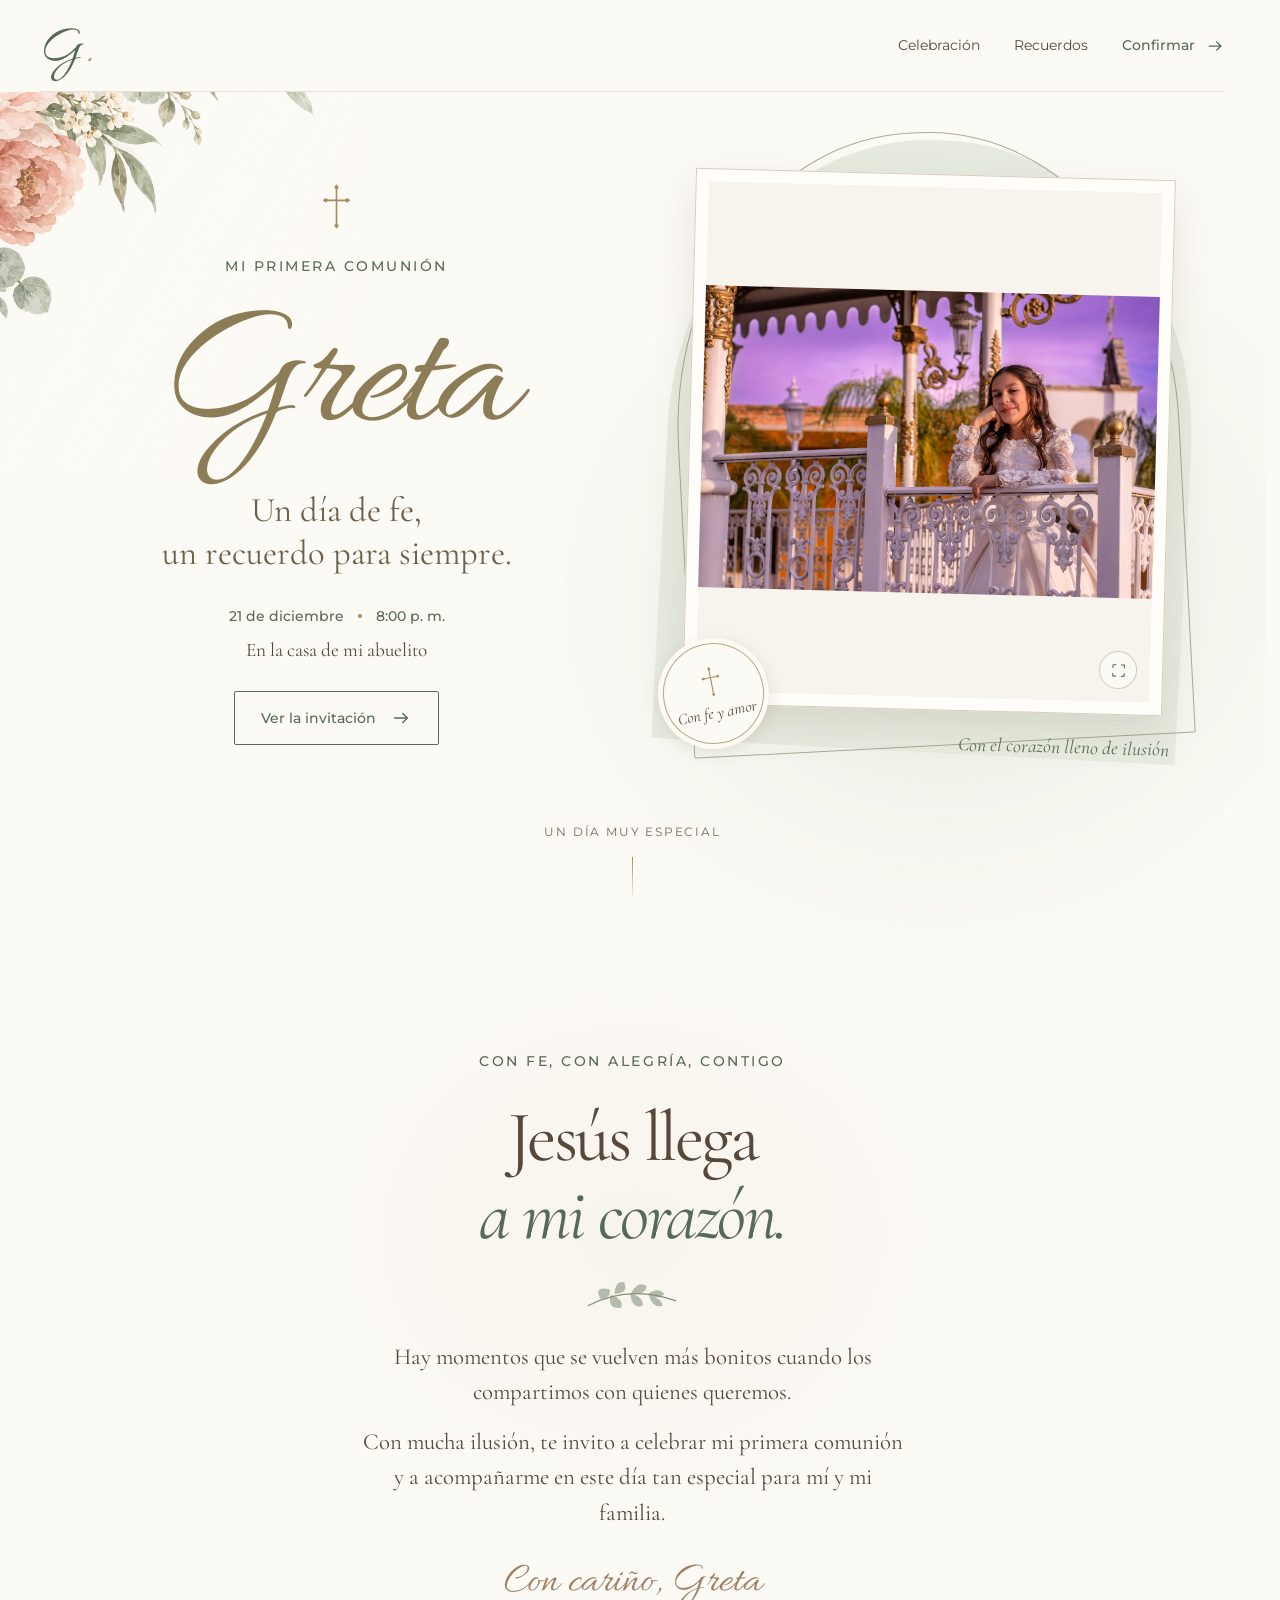
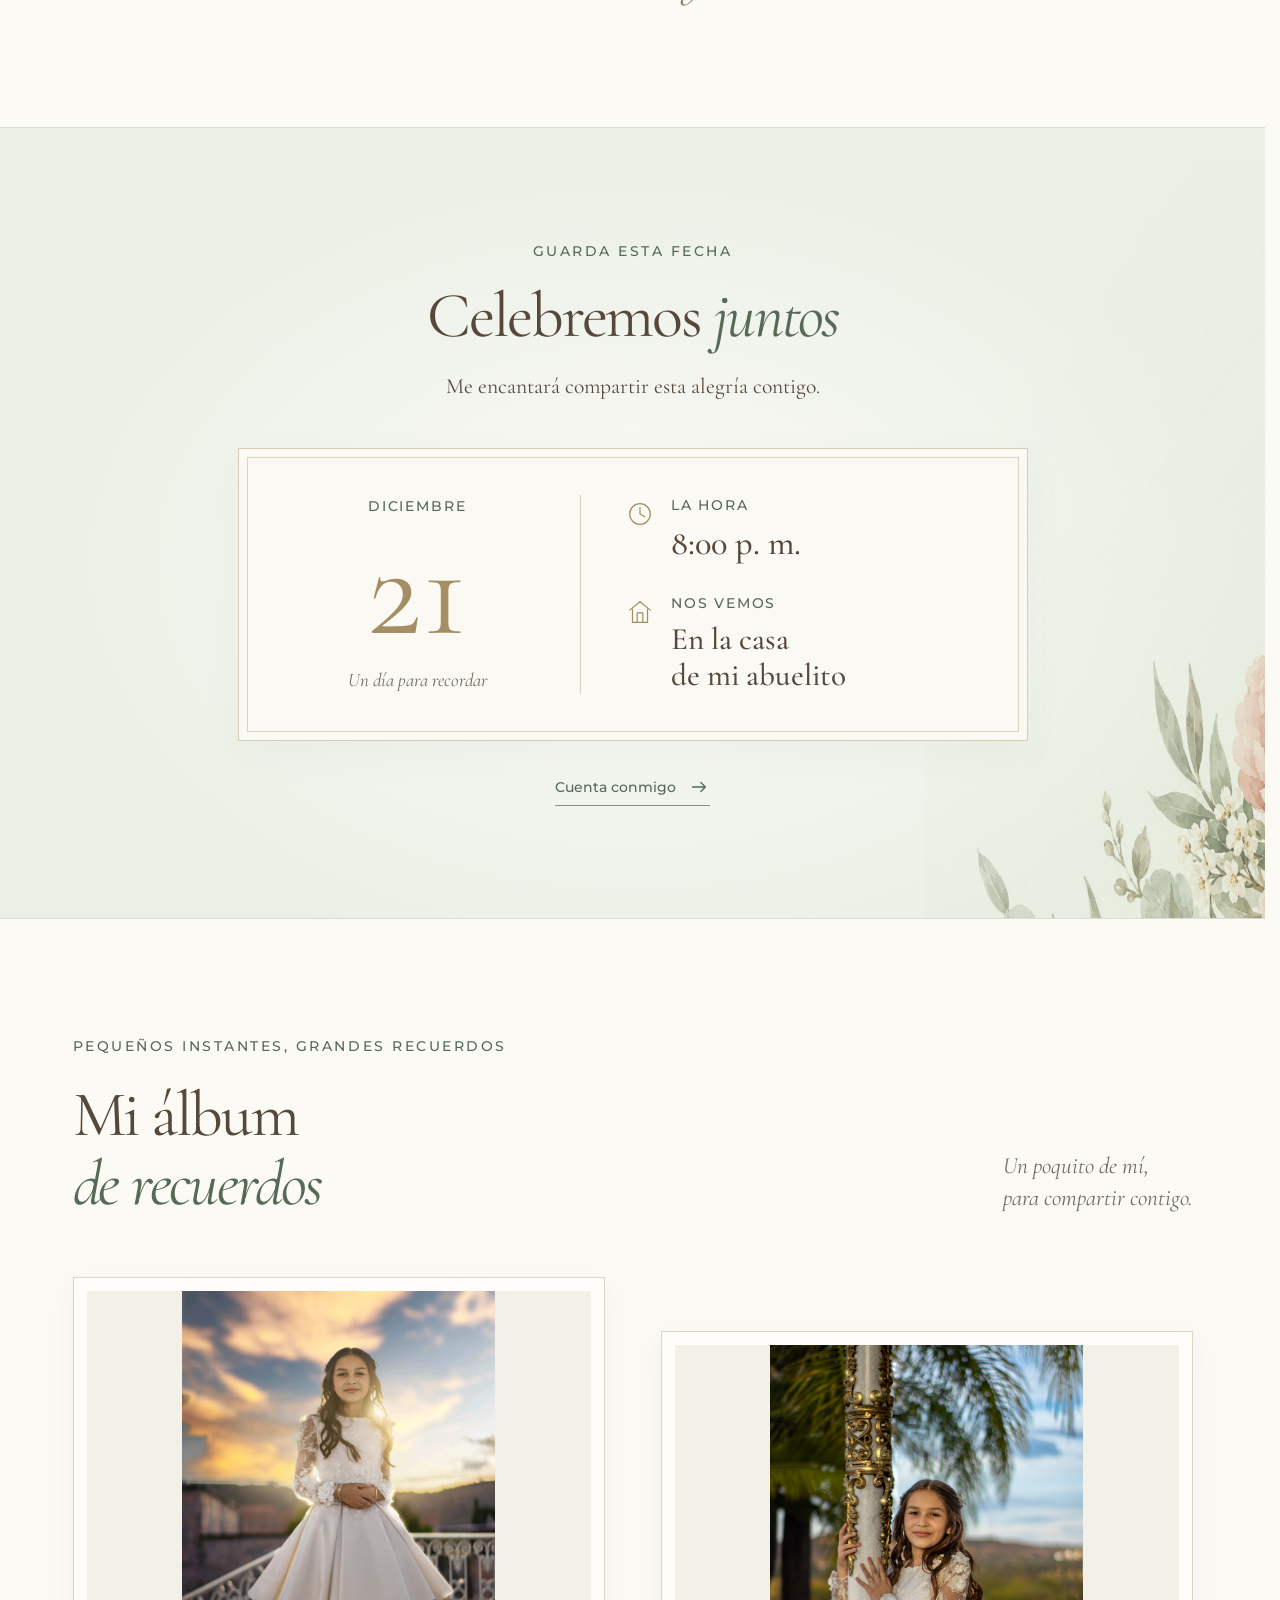
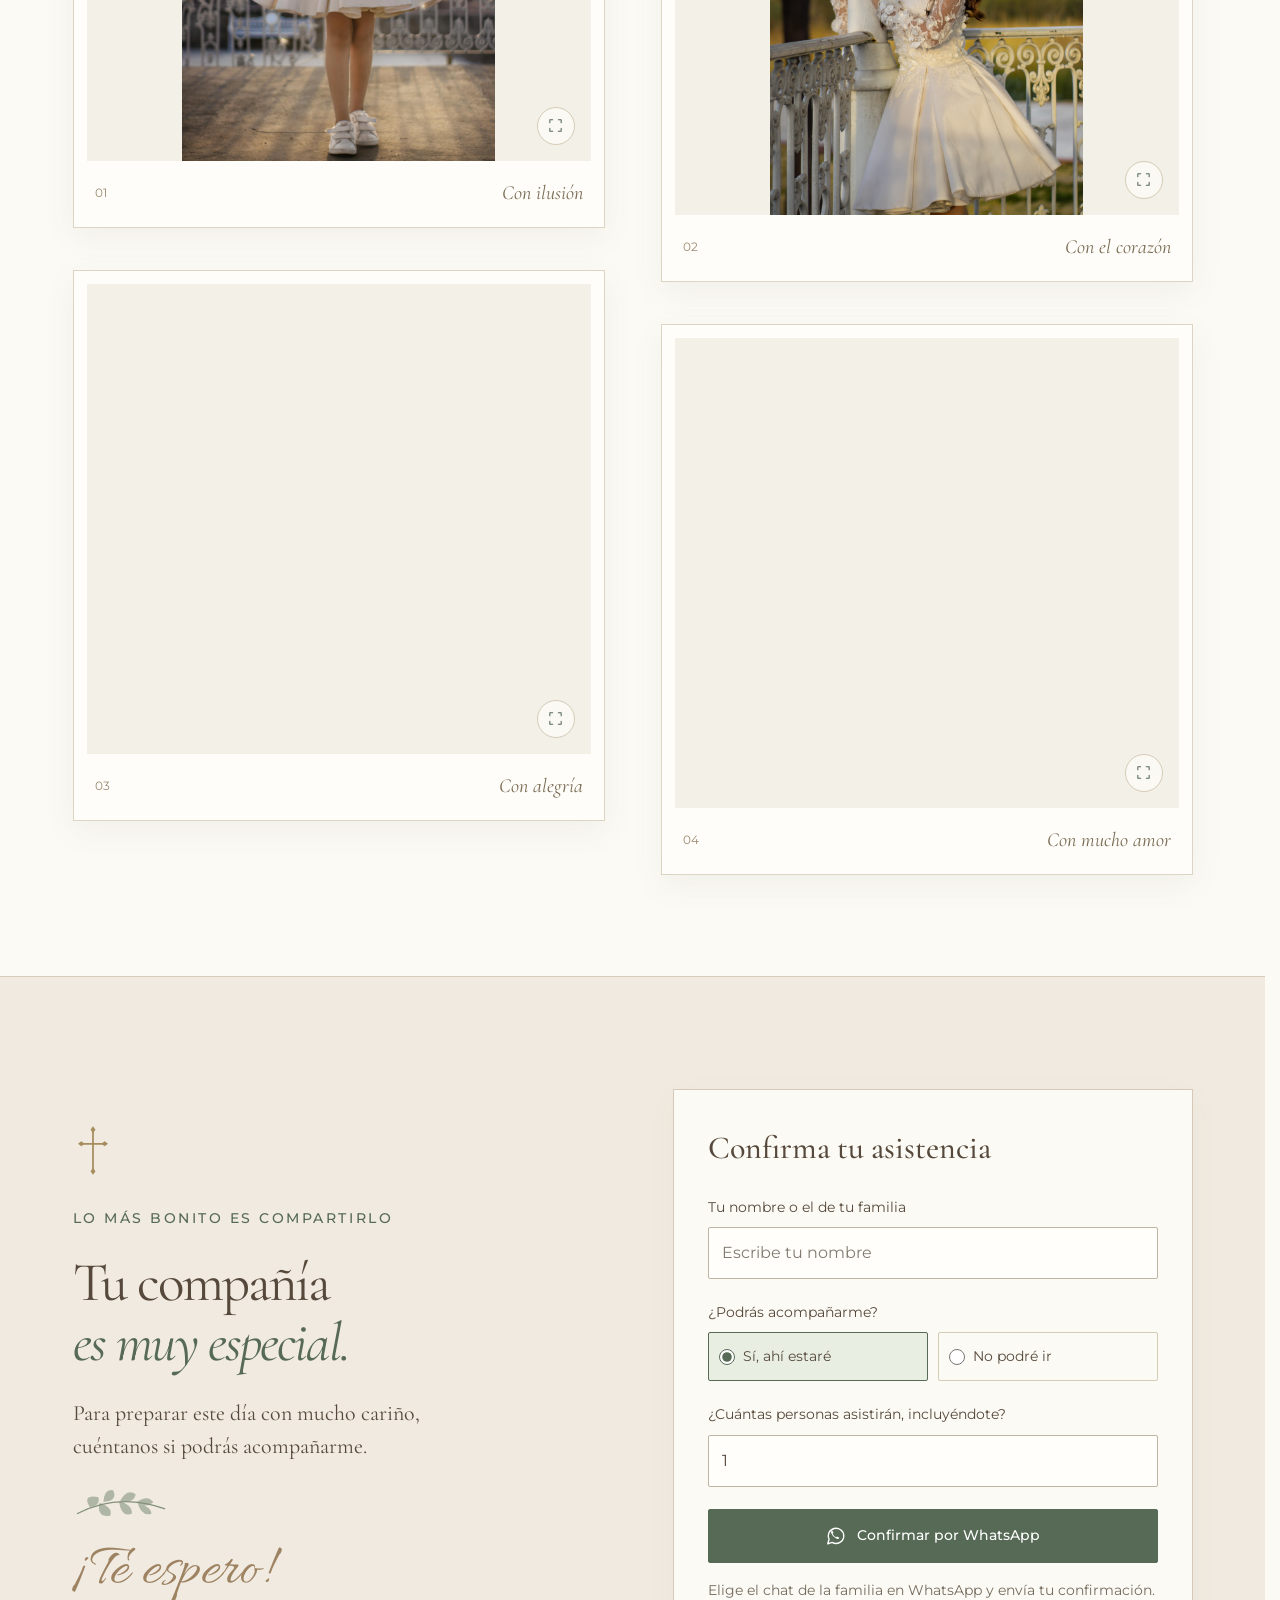
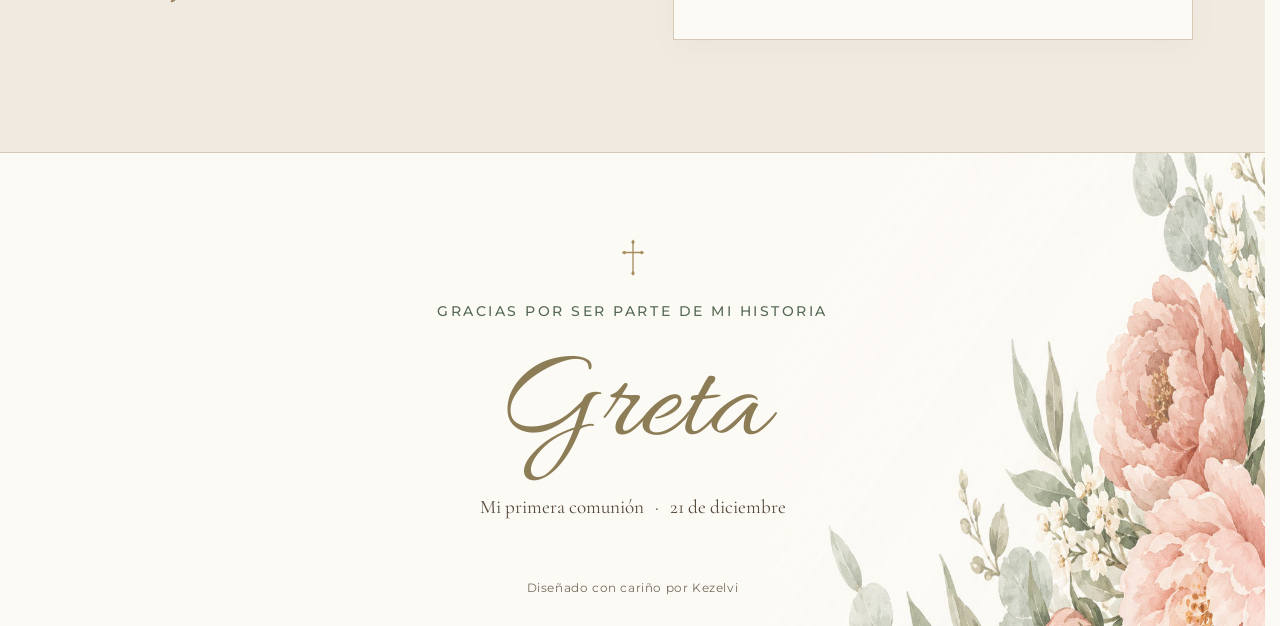
<file: comunion.greta/index.html>
<!DOCTYPE html>
<html lang="es">
<head>
  <meta charset="UTF-8">
  <meta name="viewport" content="width=device-width, initial-scale=1">
  <meta name="theme-color" content="#fcfaf5">
  <title>Greta · Mi primera comunión</title>
  <meta name="description" content="Acompáñame a celebrar mi primera comunión. 21 de diciembre, 8:00 p. m., en la casa de mi abuelito. Con cariño, Greta.">
  <link rel="canonical" href="https://kezinvites.site/comunion.greta/">
  <meta property="og:type" content="website">
  <meta property="og:locale" content="es_MX">
  <meta property="og:title" content="Greta · Mi primera comunión">
  <meta property="og:description" content="21 de diciembre · 8:00 p. m. · En la casa de mi abuelito. ¡Te espero!">
  <meta property="og:url" content="https://kezinvites.site/comunion.greta/">
  <meta property="og:image" content="https://kezinvites.site/comunion.greta/banner-whatsapp.jpg">
  <meta property="og:image:secure_url" content="https://kezinvites.site/comunion.greta/banner-whatsapp.jpg">
  <meta property="og:image:type" content="image/jpeg">
  <meta property="og:image:width" content="1200">
  <meta property="og:image:height" content="628">
  <meta property="og:image:alt" content="Greta, mi primera comunión. Flores rosas y hojas de salvia. 21 de diciembre a las 8:00 p. m., en la casa de mi abuelito.">
  <meta name="twitter:card" content="summary_large_image">
  <meta name="twitter:title" content="Greta · Mi primera comunión">
  <meta name="twitter:description" content="21 de diciembre · 8:00 p. m. · En la casa de mi abuelito.">
  <meta name="twitter:image" content="https://kezinvites.site/comunion.greta/banner-whatsapp.jpg">
  <meta name="twitter:image:alt" content="Invitación floral a la primera comunión de Greta">
  <link rel="icon" type="image/svg+xml" href="./favicon.svg">
  <link rel="preconnect" href="https://fonts.googleapis.com">
  <link rel="preconnect" href="https://fonts.gstatic.com" crossorigin>
  <link href="https://fonts.googleapis.com/css2?family=Allura&family=Cormorant+Garamond:ital,wght@0,400;0,500;0,600;1,400;1,500&family=Montserrat:wght@400;500;600&display=swap" rel="stylesheet">
  <link rel="stylesheet" href="./styles.css">
  <script src="./invitacion.js" defer></script>
</head>
<body>
  <a class="skip-link" href="#invitacion">Ir a la invitación</a>
  <svg class="svg-definitions" xmlns="http://www.w3.org/2000/svg" aria-hidden="true">
    <defs>
      <symbol id="icon-cross" viewBox="0 0 48 64">
        <path d="M24 7v50M10 24h28" fill="none" stroke="currentColor" stroke-width="2.1" stroke-linecap="round"/>
        <path d="m24 3 3 4-3 4-3-4ZM6 24l4-3 4 3-4 3Zm28 0 4-3 4 3-4 3ZM24 53l3 4-3 4-3-4Z" fill="currentColor"/>
      </symbol>
      <symbol id="icon-arrow" viewBox="0 0 24 24">
        <path d="M5 12h14m-5-5 5 5-5 5" fill="none" stroke="currentColor" stroke-width="1.5" stroke-linecap="round" stroke-linejoin="round"/>
      </symbol>
      <symbol id="icon-home" viewBox="0 0 32 32">
        <path d="M5 14 16 5l11 9M8 13v14h16V13M13 27V17h6v10" fill="none" stroke="currentColor" stroke-width="1.3" stroke-linecap="round" stroke-linejoin="round"/>
      </symbol>
      <symbol id="icon-clock" viewBox="0 0 32 32">
        <circle cx="16" cy="16" r="11" fill="none" stroke="currentColor" stroke-width="1.3"/>
        <path d="M16 9v7l5 3" fill="none" stroke="currentColor" stroke-width="1.3" stroke-linecap="round"/>
      </symbol>
      <symbol id="icon-leaves" viewBox="0 0 100 40">
        <path d="M4 29Q46 7 94 24" fill="none" stroke="currentColor" stroke-width="1.2"/>
        <path d="M17 22Q9 9 26 12Q28 21 17 22M31 17Q32 3 41 5Q46 16 31 17M48 16Q55 3 64 9Q62 19 48 16M65 17Q76 9 82 17Q75 24 65 17M27 18Q24 33 38 31Q41 22 27 18M47 16Q49 33 60 29Q61 20 47 16M66 18Q70 32 80 29Q80 22 66 18" fill="currentColor" opacity=".58"/>
      </symbol>
      <symbol id="icon-whatsapp" viewBox="0 0 24 24">
        <path d="M20.5 11.6a8.5 8.5 0 0 1-12.7 7.4L3 20.5l1.4-4.7a8.5 8.5 0 1 1 16.1-4.2Z" fill="none" stroke="currentColor" stroke-width="1.5" stroke-linecap="round" stroke-linejoin="round"/>
        <path d="m8.1 7.5 1.5 2.6-1 1.2a7.5 7.5 0 0 0 4 4l1.2-1 2.6 1.5c-.5 1.6-2 1.7-3.7 1A10.8 10.8 0 0 1 7.2 11c-.7-1.5-.5-3 .9-3.5Z" fill="currentColor" transform="translate(.2 -1) scale(.94)"/>
      </symbol>
      <symbol id="icon-expand" viewBox="0 0 24 24">
        <path d="M8 4H4v4m12-4h4v4M4 16v4h4m12-4v4h-4" fill="none" stroke="currentColor" stroke-width="1.5" stroke-linecap="round" stroke-linejoin="round"/>
      </symbol>
    </defs>
  </svg>

  <header class="site-header">
    <a class="signature" href="#inicio" aria-label="Greta, inicio">G<span class="signature-dot">.</span></a>
    <nav aria-label="Secciones de la invitación">
      <a href="#celebracion">Celebración</a>
      <a href="#recuerdos">Recuerdos</a>
      <a href="#confirmar" class="nav-confirm">Confirmar <svg aria-hidden="true"><use href="#icon-arrow"/></svg></a>
    </nav>
  </header>

  <main id="invitacion">
    <section id="inicio" class="hero" aria-labelledby="hero-title">
      <img class="floral hero-floral" src="./flores-acuarela.jpg" alt="" width="960" height="960" aria-hidden="true">
      <div class="hero-wash" aria-hidden="true"></div>
      <div class="hero-inner page-width">
        <div class="hero-copy">
          <svg class="cross hero-cross" aria-hidden="true"><use href="#icon-cross"/></svg>
          <p class="eyebrow">Mi primera comunión</p>
          <h1 id="hero-title">Greta</h1>
          <p class="hero-intro">Un día de fe,<br>un recuerdo para siempre.</p>
          <div class="hero-date" aria-label="21 de diciembre, 8:00 de la noche">
            <span>21 de diciembre</span><span class="date-dot" aria-hidden="true"></span><span>8:00 p. m.</span>
          </div>
          <p class="hero-location">En la casa de mi abuelito</p>
          <a class="button button-outline hero-button" href="#celebracion">Ver la invitación <svg aria-hidden="true"><use href="#icon-arrow"/></svg></a>
        </div>

        <div class="hero-portrait">
          <div class="portrait-halo" aria-hidden="true"></div>
          <div class="portrait-ring" aria-hidden="true"></div>
          <a class="portrait-frame photo-link" href="./IMG_4190_editada.jpg" data-photo="0" aria-label="Ampliar fotografía de Greta">
            <img src="./IMG_4190_editada.jpg" alt="Greta" fetchpriority="high" decoding="async">
            <span class="photo-expand" aria-hidden="true"><svg><use href="#icon-expand"/></svg></span>
          </a>
          <div class="portrait-seal" aria-hidden="true"><svg class="cross"><use href="#icon-cross"/></svg><span>Con fe y amor</span></div>
          <p class="portrait-note">Con el corazón lleno de ilusión</p>
        </div>
      </div>
      <a class="scroll-note" href="#mensaje"><span>Un día muy especial</span><span class="scroll-line" aria-hidden="true"></span></a>
    </section>

    <section id="mensaje" class="message-section section-space" aria-labelledby="message-title">
      <div class="message-wash" aria-hidden="true"></div>
      <div class="message-inner reveal">
        <p class="eyebrow">Con fe, con alegría, contigo</p>
        <h2 id="message-title">Jesús llega<br><em>a mi corazón.</em></h2>
        <svg class="leaf-divider" aria-hidden="true"><use href="#icon-leaves"/></svg>
        <p class="message-text">Hay momentos que se vuelven más bonitos cuando los compartimos con quienes queremos.</p>
        <p class="message-text">Con mucha ilusión, te invito a celebrar mi primera comunión y a acompañarme en este día tan especial para mí y mi familia.</p>
        <p class="handwritten message-sign">Con cariño, Greta</p>
      </div>
    </section>

    <section id="celebracion" class="event-section section-space" aria-labelledby="event-title">
      <img class="floral event-floral" src="./flores-acuarela.jpg" alt="" width="960" height="960" loading="lazy" aria-hidden="true">
      <div class="page-width event-inner">
        <div class="section-heading reveal">
          <p class="eyebrow">Guarda esta fecha</p>
          <h2 id="event-title">Celebremos <em>juntos</em></h2>
          <p>Me encantará compartir esta alegría contigo.</p>
        </div>
        <div class="event-card reveal">
          <div class="event-card-border" aria-hidden="true"></div>
          <div class="event-date-block">
            <span class="event-small-label">Diciembre</span>
            <span class="event-day">21</span>
            <span class="event-date-caption">Un día para recordar</span>
          </div>
          <div class="event-details">
            <div class="event-detail">
              <svg class="detail-icon" aria-hidden="true"><use href="#icon-clock"/></svg>
              <div><p class="event-small-label">La hora</p><p class="event-value"><time datetime="20:00">8:00 p. m.</time></p></div>
            </div>
            <div class="event-detail">
              <svg class="detail-icon" aria-hidden="true"><use href="#icon-home"/></svg>
              <div><p class="event-small-label">Nos vemos</p><p class="event-value event-place">En la casa<br>de mi abuelito</p></div>
            </div>
          </div>
        </div>
        <a class="text-link" href="#confirmar">Cuenta conmigo <svg aria-hidden="true"><use href="#icon-arrow"/></svg></a>
      </div>
    </section>

    <section id="recuerdos" class="gallery-section section-space" aria-labelledby="gallery-title">
      <div class="page-width">
        <div class="gallery-heading reveal">
          <div><p class="eyebrow">Pequeños instantes, grandes recuerdos</p><h2 id="gallery-title">Mi álbum<br><em>de recuerdos</em></h2></div>
          <p>Un poquito de mí,<br>para compartir contigo.</p>
        </div>
        <div class="photo-grid">
          <figure class="photo-print reveal">
            <a class="photo-link" href="./IMG_4198_editada.jpg" data-photo="1" aria-label="Ampliar fotografía 2 de Greta">
              <img src="./IMG_4198_editada.jpg" alt="Greta, fotografía 2" loading="lazy" decoding="async">
              <span class="photo-expand" aria-hidden="true"><svg><use href="#icon-expand"/></svg></span>
            </a>
            <figcaption><span>01</span><span>Con ilusión</span></figcaption>
          </figure>
          <figure class="photo-print reveal">
            <a class="photo-link" href="./IMG_4210_editada.jpg" data-photo="2" aria-label="Ampliar fotografía 3 de Greta">
              <img src="./IMG_4210_editada.jpg" alt="Greta, fotografía 3" loading="lazy" decoding="async">
              <span class="photo-expand" aria-hidden="true"><svg><use href="#icon-expand"/></svg></span>
            </a>
            <figcaption><span>02</span><span>Con el corazón</span></figcaption>
          </figure>
          <figure class="photo-print reveal">
            <a class="photo-link" href="./IMG_3737_1_editada_1.jpg" data-photo="3" aria-label="Ampliar fotografía 4 de Greta">
              <img src="./IMG_3737_1_editada_1.jpg" alt="Greta, fotografía 4" loading="lazy" decoding="async">
              <span class="photo-expand" aria-hidden="true"><svg><use href="#icon-expand"/></svg></span>
            </a>
            <figcaption><span>03</span><span>Con alegría</span></figcaption>
          </figure>
          <figure class="photo-print reveal">
            <a class="photo-link" href="./IMG_3754_editada.jpg" data-photo="4" aria-label="Ampliar fotografía 5 de Greta">
              <img src="./IMG_3754_editada.jpg" alt="Greta, fotografía 5" loading="lazy" decoding="async">
              <span class="photo-expand" aria-hidden="true"><svg><use href="#icon-expand"/></svg></span>
            </a>
            <figcaption><span>04</span><span>Con mucho amor</span></figcaption>
          </figure>
        </div>
      </div>
    </section>

    <section id="confirmar" class="rsvp-section section-space" aria-labelledby="rsvp-title">
      <div class="rsvp-inner page-width">
        <div class="rsvp-copy reveal">
          <svg class="cross" aria-hidden="true"><use href="#icon-cross"/></svg>
          <p class="eyebrow">Lo más bonito es compartirlo</p>
          <h2 id="rsvp-title">Tu compañía<br><em>es muy especial.</em></h2>
          <p>Para preparar este día con mucho cariño, cuéntanos si podrás acompañarme.</p>
          <svg class="leaf-divider" aria-hidden="true"><use href="#icon-leaves"/></svg>
          <p class="handwritten">¡Te espero!</p>
        </div>
        <form class="rsvp-form reveal" id="rsvp-form" data-name="Greta" data-date="21 de diciembre" data-time="8:00 p. m." data-place="en la casa de mi abuelito">
          <h3>Confirma tu asistencia</h3>
          <div class="field">
            <label for="guest-name">Tu nombre o el de tu familia</label>
            <input id="guest-name" name="guestName" type="text" autocomplete="name" placeholder="Escribe tu nombre" required maxlength="100">
          </div>
          <fieldset>
            <legend>¿Podrás acompañarme?</legend>
            <div class="attendance-options">
              <label><input type="radio" name="attendance" value="yes" checked><span>Sí, ahí estaré</span></label>
              <label><input type="radio" name="attendance" value="no"><span>No podré ir</span></label>
            </div>
          </fieldset>
          <div class="field" id="guest-count-field">
            <label for="guest-count">¿Cuántas personas asistirán, incluyéndote?</label>
            <input id="guest-count" name="guestCount" type="number" min="1" step="1" value="1" inputmode="numeric" required>
          </div>
          <button type="submit" class="button button-solid" disabled><svg aria-hidden="true"><use href="#icon-whatsapp"/></svg><span>Confirmar por WhatsApp</span></button>
          <p class="form-note" id="rsvp-note">Elige el chat de la familia en WhatsApp y envía tu confirmación.</p>
          <p class="form-status" id="rsvp-status" role="status" aria-live="polite"></p>
          <noscript><p class="form-note">Puedes confirmar directamente con tu familia por WhatsApp.</p></noscript>
        </form>
      </div>
    </section>

    <footer class="site-footer">
      <img class="floral footer-floral" src="./flores-acuarela.jpg" alt="" width="960" height="960" loading="lazy" aria-hidden="true">
      <div class="footer-content">
        <svg class="cross" aria-hidden="true"><use href="#icon-cross"/></svg>
        <p class="eyebrow">Gracias por ser parte de mi historia</p>
        <p class="footer-name handwritten">Greta</p>
        <p class="footer-date">Mi primera comunión <span aria-hidden="true">·</span> 21 de diciembre</p>
        <p class="credit">Diseñado con cariño por Kezelvi</p>
      </div>
    </footer>
  </main>

  <dialog id="photo-dialog" aria-label="Álbum de fotografías de Greta">
    <div class="lightbox-bar"><p id="photo-counter" aria-live="polite"></p><button class="icon-button" id="close-photo" type="button" aria-label="Cerrar fotografía"><span aria-hidden="true">×</span></button></div>
    <button class="icon-button lightbox-prev" id="prev-photo" type="button" aria-label="Ver fotografía anterior"><svg aria-hidden="true"><use href="#icon-arrow"/></svg></button>
    <div class="lightbox-image-wrap"><img id="lightbox-image" alt=""><p id="photo-error" hidden>No se pudo cargar esta foto. <a id="original-photo" href="#" target="_blank" rel="noopener">Abrir la fotografía original</a></p></div>
    <button class="icon-button lightbox-next" id="next-photo" type="button" aria-label="Ver fotografía siguiente"><svg aria-hidden="true"><use href="#icon-arrow"/></svg></button>
    <p class="lightbox-hint">Greta · Mi primera comunión</p>
  </dialog>
</body>
</html>
</file>
<file: comunion.greta/styles.css>
:root {
  --paper: #fcfaf5;
  --ivory: #f6f2e9;
  --mint: #e9f0e6;
  --sage: #566a56;
  --sage-soft: #84927b;
  --ink: #56493b;
  --muted: #756b5d;
  --gold: #a68d5d;
  --rose: #e8beb0;
  --line: #d6cbb7;
  --serif: "Cormorant Garamond", Georgia, serif;
  --script: "Allura", "Brush Script MT", cursive;
  --sans: "Montserrat", Arial, sans-serif;
}
* { box-sizing: border-box; }
html { scrollbar-gutter: stable; scroll-behavior: smooth; scroll-padding-top: 32px; }
body { margin: 0; color: var(--ink); background: var(--paper); font: 400 1rem/1.75 var(--sans); -webkit-font-smoothing: antialiased; }
body.modal-open { overflow: hidden; }
::selection { background: #e2cdb4; color: #40382e; }
a { color: inherit; text-decoration: none; }
button, input { font: inherit; }
button, a, input { -webkit-tap-highlight-color: transparent; }
button { cursor: pointer; }
button:disabled { cursor: default; opacity: .55; }
img { display: block; max-width: 100%; }
svg { display: block; }
a:focus-visible, button:focus-visible, input:focus-visible { outline: 2px solid var(--sage); outline-offset: 5px; }
h1, h2, h3, p, figure { margin: 0; }
h2 { font: 400 clamp(2.7rem, 5vw, 4.6rem)/1.08 var(--serif); letter-spacing: -.035em; }
h2 em { font-weight: 400; color: var(--sage); }
h3 { font: 500 2rem/1.25 var(--serif); }
button svg, .button svg, .text-link svg { width: 22px; height: 22px; flex-shrink: 0; }
.svg-definitions { position: absolute; width: 0; height: 0; overflow: hidden; }
.page-width { width: min(1120px, calc(100% - 96px)); margin-inline: auto; }
.section-space { padding-block: 112px; }
.eyebrow { font: 500 .875rem/1.65 var(--sans); letter-spacing: .18em; text-transform: uppercase; color: var(--sage); }
.handwritten { font-family: var(--script); font-weight: 400; line-height: 1.1; }
.cross { width: 40px; height: 55px; color: var(--gold); }
.leaf-divider { color: var(--sage-soft); width: 98px; height: 40px; }
.floral { pointer-events: none; position: absolute; mix-blend-mode: multiply; user-select: none; }
.skip-link { position: fixed; top: 12px; left: 12px; z-index: 200; padding: 10px 18px; background: var(--paper); color: var(--ink); transform: translateY(-160%); }
.skip-link:focus { transform: translateY(0); }
.button { display: inline-flex; align-items: center; justify-content: center; gap: 14px; min-height: 54px; padding: 14px 26px; font: 500 .875rem/1.5 var(--sans); border: 1px solid var(--sage); border-radius: 2px; transition: background .25s, color .25s, transform .25s; }
.button:hover { transform: translateY(-2px); }
.button-outline { background: transparent; color: var(--sage); }
.button-outline:hover { background: var(--sage); color: var(--paper); }
.button-solid { background: var(--sage); color: #fff; }
.button-solid:hover { background: #405540; border-color: #405540; }
.text-link { font-size: .875rem; font-weight: 500; display: inline-flex; gap: 12px; align-items: center; color: var(--sage); border-bottom: 1px solid var(--sage-soft); padding-bottom: 6px; }
.text-link svg { transition: transform .2s; }
.text-link:hover svg { transform: translateX(4px); }
.site-header { position: relative; z-index: 5; display: flex; align-items: center; justify-content: space-between; width: min(1290px, calc(100% - 80px)); margin: auto; height: 92px; border-bottom: 1px solid #d6cbb788; }
.signature { font: 400 3.4rem/1 var(--script); padding: 12px 10px 0 0; color: var(--sage); }
.signature-dot { color: var(--gold); }
.site-header nav { display: flex; align-items: center; gap: 34px; font-size: .875rem; }
.site-header nav a { padding-block: 12px; }
.site-header nav a:hover { color: var(--sage); }
.site-header .nav-confirm { display: flex; gap: 10px; align-items: center; color: var(--sage); font-weight: 500; }
.nav-confirm svg { width: 20px; height: 20px; }

.hero { position: relative; padding: 48px 0 100px; overflow: hidden; isolation: isolate; }
.hero-floral { width: 500px; height: auto; left: -140px; top: -120px; opacity: .82; z-index: -1; mask-image: linear-gradient(120deg, #000 48%, transparent 91%); }
.hero-wash { position: absolute; z-index: -2; inset: 15% -8% 0 43%; opacity: .8; border-radius: 42% 58% 57% 43% / 64% 42% 58% 36%; background: radial-gradient(ellipse, #dbe8d8 0%, #e9f0e650 58%, transparent 75%); transform: rotate(-12deg); }
.hero-inner { min-height: 650px; display: grid; grid-template-columns: 1fr 1fr; align-items: center; gap: 64px; }
.hero-copy { text-align: center; padding: 15px 0 25px; position: relative; z-index: 2; }
.hero-cross { margin: 0 auto 23px; width: 37px; height: 51px; }
.hero h1 { font: 400 clamp(8rem, 14vw, 12.5rem)/.94 var(--script); color: #8d7d57; margin: 25px 0 18px; letter-spacing: -.03em; }
.hero-intro { font: 400 clamp(1.7rem, 2.7vw, 2.3rem)/1.24 var(--serif); color: #6c604d; }
.hero-date { margin-top: 29px; display: flex; align-items: center; justify-content: center; flex-wrap: wrap; column-gap: 14px; row-gap: 3px; font-size: .875rem; font-weight: 500; color: var(--sage); }
.date-dot { width: 4px; height: 4px; border-radius: 50%; background: var(--gold); }
.hero-location { font: 400 1.2rem/1.5 var(--serif); margin-top: 8px; }
.hero-button { margin-top: 26px; }
.hero-portrait { position: relative; padding: 34px 24px 40px; width: 100%; }
.portrait-halo { position: absolute; inset: 0 2px 44px; background: #e7ebdf; border-radius: 49% 49% 3px 3px; transform: rotate(3deg); }
.portrait-ring { position: absolute; inset: -8px 13px 50px; border: 1px solid #8d987bc4; border-radius: 49% 49% 2px 2px; transform: rotate(-3deg); }
.portrait-frame { position: relative; display: block; padding: 12px; background: #fffdf9; box-shadow: 0 16px 40px #544b3921; border: 1px solid #d8cdbb; transform: rotate(1.5deg); }
.portrait-frame img { width: 100%; height: 510px; object-fit: contain; background: #f7f4ed; }
.portrait-seal { position: absolute; bottom: 47px; left: -7px; width: 111px; height: 111px; display: flex; flex-direction: column; align-items: center; justify-content: center; gap: 5px; border-radius: 50%; background: #fcfaf5; outline: 1px solid #bba87c; outline-offset: -6px; box-shadow: 0 4px 16px #645a3820; transform: rotate(-11deg); }
.portrait-seal .cross { width: 25px; height: 33px; }
.portrait-seal span { font: italic 400 1rem var(--serif); }
.portrait-note { position: relative; margin: 22px 0 0 40px; font: italic 400 1.2rem var(--serif); color: var(--sage); text-align: right; transform: rotate(1.5deg); }
.photo-expand { position: absolute; bottom: 25px; right: 25px; display: grid; place-items: center; width: 38px; height: 38px; color: var(--sage); background: #fcfaf5ed; border: 1px solid #d6cbb7; border-radius: 50%; transition: transform .25s; }
.photo-expand svg { width: 17px; height: 17px; }
.photo-link:hover .photo-expand { transform: scale(1.1); }
.scroll-note { display: flex; flex-direction: column; align-items: center; gap: 15px; margin: 25px auto -61px; width: fit-content; font-size: .75rem; color: var(--muted); letter-spacing: .15em; text-transform: uppercase; }
.scroll-line { width: 1px; height: 44px; background: linear-gradient(var(--gold), transparent); }

.message-section { position: relative; overflow: hidden; text-align: center; padding-block: 110px 120px; }
.message-wash { position: absolute; width: 730px; height: 610px; top: -10px; left: calc(50% - 365px); background: radial-gradient(ellipse, #eee7dc50, transparent 68%); pointer-events: none; }
.message-inner { position: relative; max-width: 660px; width: calc(100% - 48px); margin: auto; }
.message-inner .eyebrow { margin-bottom: 26px; }
.message-inner h2 { font-size: clamp(3.2rem, 5.6vw, 5rem); }
.message-inner .leaf-divider { margin: 23px auto; }
.message-text { font: 400 1.43rem/1.55 var(--serif); max-width: 545px; margin: 0 auto 14px; }
.message-sign { font-size: 2.65rem; color: #9f8067; margin-top: 29px; }

.event-section { position: relative; overflow: hidden; background: #eaf0e6; border-top: 1px solid #d8dfcf; border-bottom: 1px solid #d8dfcf; text-align: center; isolation: isolate; }
.event-section::before { content: ""; position: absolute; inset: 0; background: radial-gradient(ellipse at 50% 55%, #fafaf5, transparent 70%); z-index: -1; }
.event-floral { width: 560px; right: -220px; bottom: -205px; transform: rotate(180deg); opacity: .76; z-index: -1; mask-image: linear-gradient(125deg, #000 32%, transparent 83%); }
.event-inner { max-width: 990px; }
.section-heading .eyebrow { margin-bottom: 18px; }
.section-heading > p:last-child { font: 400 1.35rem/1.5 var(--serif); margin-top: 20px; }
.event-card { position: relative; width: min(790px, 100%); margin: 46px auto 32px; padding: 46px 50px; display: grid; grid-template-columns: .85fr 1.15fr; background: #fcfaf5ee; border: 1px solid var(--line); box-shadow: 0 12px 40px #5967460a; }
.event-card-border { position: absolute; inset: 8px; border: 1px solid #ddd1ba; pointer-events: none; }
.event-date-block { display: flex; flex-direction: column; align-items: center; justify-content: center; padding-right: 34px; border-right: 1px solid var(--line); }
.event-small-label { font: 500 .875rem/1.5 var(--sans); color: var(--sage); text-transform: uppercase; letter-spacing: .13em; }
.event-day { font: 400 8.5rem/.98 var(--serif); color: #a58e65; margin: 6px 0 12px; }
.event-date-caption { font: italic 400 1.18rem/1.3 var(--serif); color: var(--muted); }
.event-details { padding-left: 44px; display: flex; flex-direction: column; justify-content: center; gap: 29px; text-align: left; }
.event-detail { display: flex; align-items: flex-start; gap: 16px; }
.detail-icon { color: var(--gold); width: 30px; height: 30px; flex-shrink: 0; margin-top: 4px; }
.event-value { margin-top: 7px; font: 500 2.15rem/1.17 var(--serif); }
.event-place { font-size: 1.95rem; }

.gallery-section { padding-top: 116px; padding-bottom: 155px; }
.gallery-heading { display: flex; align-items: flex-end; justify-content: space-between; gap: 30px; margin-bottom: 58px; }
.gallery-heading .eyebrow { margin-bottom: 22px; }
.gallery-heading > p { font: italic 400 1.45rem/1.4 var(--serif); color: var(--muted); padding-bottom: 4px; }
.photo-grid { display: grid; grid-template-columns: 1fr 1fr; gap: 42px 56px; }
.photo-print { position: relative; padding: 13px 13px 0; background: #fffdf9; border: 1px solid #ded4c3; box-shadow: 0 10px 30px #665f4412; }
.photo-print:nth-child(even) { top: 54px; }
.photo-print > a { display: block; position: relative; background: #f3f0e8; }
.photo-print img { width: 100%; height: 470px; object-fit: contain; }
.photo-print .photo-expand { bottom: 16px; right: 16px; }
.photo-print figcaption { display: flex; align-items: center; justify-content: space-between; gap: 15px; padding: 19px 8px 21px; }
.photo-print figcaption span:first-child { color: #9a8970; font: 400 .75rem/1.3 var(--sans); letter-spacing: .08em; }
.photo-print figcaption span:last-child { color: #786b53; font: italic 400 1.25rem/1.3 var(--serif); }

.rsvp-section { position: relative; background: #f0eae0; border-top: 1px solid var(--line); border-bottom: 1px solid var(--line); }
.rsvp-inner { display: grid; grid-template-columns: 1fr 1fr; gap: 80px; align-items: center; }
.rsvp-copy .cross { margin-bottom: 29px; }
.rsvp-copy .eyebrow { margin-bottom: 23px; }
.rsvp-copy h2 { font-size: clamp(2.6rem, 4.3vw, 4rem); }
.rsvp-copy > p:not(.eyebrow):not(.handwritten) { font: 400 1.37rem/1.5 var(--serif); margin-top: 25px; max-width: 380px; }
.rsvp-copy .leaf-divider { margin-top: 22px; }
.rsvp-copy .handwritten { color: #9e8362; font-size: 3.7rem; margin-top: 15px; }
.rsvp-form { padding: 38px 34px; border: 1px solid #d6cab7; background: #fcfaf5; box-shadow: 0 8px 28px #7660430a; }
.rsvp-form h3 { margin-bottom: 28px; }
.field { margin-bottom: 22px; }
.field > label, legend { display: block; font-size: .875rem; line-height: 1.6; color: var(--ink); margin-bottom: 9px; }
input[type="text"], input[type="number"] { display: block; width: 100%; min-height: 50px; border: 1px solid #beb5a4; border-radius: 2px; background: #fffefb; padding: 11px 13px; color: var(--ink); font-size: 1rem; }
input::placeholder { color: #837b70; opacity: 1; }
input:focus { border-color: var(--sage); }
input[type="number"] { max-width: 100%; }
fieldset { min-width: 0; padding: 0; margin: 0 0 22px; border: 0; }
legend { padding: 0; }
.attendance-options { display: grid; grid-template-columns: repeat(2, minmax(0, 1fr)); gap: 10px; }
.attendance-options label { position: relative; display: flex; align-items: center; gap: 8px; font-size: .875rem; line-height: 1.5; cursor: pointer; border: 1px solid var(--line); padding: 13px 10px; border-radius: 2px; }
.attendance-options label:has(input:checked) { border-color: var(--sage); background: #e9eee3; }
.attendance-options input { accent-color: var(--sage); width: 16px; height: 16px; margin: 0; flex-shrink: 0; }
.rsvp-form .button { width: 100%; padding-inline: 14px; gap: 10px; }
.form-note { font-size: .875rem; line-height: 1.6; color: var(--muted); margin-top: 16px; }
.form-status { font-size: .875rem; line-height: 1.6; color: var(--sage); margin-top: 12px; }
.form-status:empty { display: none; }

.site-footer { position: relative; overflow: hidden; text-align: center; padding: 83px 24px 28px; isolation: isolate; }
.footer-floral { width: min(580px, 55vw); right: -90px; bottom: -175px; transform: rotate(180deg); opacity: .86; z-index: -1; mask-image: linear-gradient(125deg, #000 30%, transparent 82%); }
.footer-content { position: relative; z-index: 1; }
.site-footer .cross { margin: 0 auto 21px; width: 30px; height: 43px; }
.footer-name { color: #8d7d57; font-size: clamp(5.5rem, 10vw, 8rem); margin: 18px 0 9px; }
.footer-date { font: 400 1.2rem/1.7 var(--serif); }
.footer-date span { margin-inline: 7px; }
.credit { margin-top: 53px; color: var(--muted); font-size: .75rem; letter-spacing: .05em; }

#photo-dialog { color: #fcfaf5; border: 0; background: #252b23f7; width: 100%; height: 100%; max-width: 100%; max-height: 100%; padding: 0; margin: 0; }
#photo-dialog::backdrop { background: #252b23eb; }
#photo-dialog[open] { display: grid; grid-template: 72px 1fr 52px / 74px 1fr 74px; }
.lightbox-bar { grid-area: 1 / 1 / 2 / 4; display: flex; align-items: center; justify-content: space-between; padding: 12px 24px; }
#photo-counter { font-size: .875rem; letter-spacing: .12em; }
.icon-button { display: grid; place-items: center; border: 1px solid #d9d7c659; border-radius: 50%; width: 44px; height: 44px; color: #fcfaf5; background: transparent; margin: auto; }
.icon-button:hover { background: #ffffff17; }
.icon-button:focus-visible, #photo-dialog a:focus-visible { outline-color: #f1ddae; }
#close-photo { margin: 0; font: 300 2rem/1 var(--sans); }
.lightbox-prev { grid-area: 2 / 1; }
.lightbox-prev svg { transform: rotate(180deg); }
.lightbox-next { grid-area: 2 / 3; }
.lightbox-image-wrap { grid-area: 2 / 2; min-width: 0; min-height: 0; display: grid; place-items: center; position: relative; }
#lightbox-image { max-width: 100%; max-height: calc(100dvh - 136px); object-fit: contain; }
#lightbox-image.is-loading { opacity: .4; }
.lightbox-hint { grid-area: 3 / 1 / 4 / 4; align-self: center; text-align: center; font: italic 400 1.1rem var(--serif); color: #e1dfd1; }
#photo-error { text-align: center; padding: 20px; }
#photo-error a { text-decoration: underline; display: block; margin-top: 12px; }
[hidden] { display: none !important; }
.reveal.is-pending { opacity: 0; transform: translateY(22px); }
.reveal { transition: opacity .8s ease, transform .8s ease; }

@media (min-width: 1600px) {
  .hero-floral { width: 650px; left: -105px; top: -150px; }
}
@media (max-width: 1050px) {
  .page-width { width: calc(100% - 64px); }
  .hero-inner { gap: 30px; min-height: 600px; }
  .portrait-frame img { height: 445px; }
  .hero-portrait { padding-inline: 16px; }
  .hero-copy .eyebrow { font-size: .8rem; letter-spacing: .14em; }
  .hero h1 { font-size: 10rem; }
  .hero-floral { left: -220px; }
  .rsvp-inner { gap: 40px; }
  .rsvp-form { padding: 30px 24px; }
  .photo-grid { gap: 35px; }
  .photo-print img { height: 400px; }
}
@media (max-width: 760px) {
  html { scroll-padding-top: 20px; }
  .page-width { width: calc(100% - 40px); }
  .section-space { padding-block: 76px; }
  .site-header { width: calc(100% - 40px); height: 76px; }
  .signature { font-size: 2.8rem; }
  .site-header nav { gap: 22px; font-size: .875rem; }
  .site-header nav a:nth-child(2) { display: none; }
  .hero { padding: 32px 0 80px; }
  .hero-inner { grid-template-columns: 1fr; gap: 23px; max-width: 520px; min-height: auto; }
  .hero-copy { padding: 6px 0 5px; }
  .hero-cross { width: 28px; height: 39px; margin-bottom: 16px; }
  .hero h1 { font-size: clamp(7.4rem, 27vw, 10.4rem); margin: 18px 0 12px; }
  .hero-copy .eyebrow { font-size: .875rem; letter-spacing: .16em; }
  .hero-intro { font-size: 1.8rem; }
  .hero-date { margin-top: 20px; }
  .hero-location { font-size: 1.15rem; }
  .hero-button { margin-top: 20px; min-height: 48px; }
  .hero-portrait { width: min(385px, 88%); margin: 7px auto 0; padding: 22px 14px 38px; }
  .portrait-frame img { height: 365px; }
  .portrait-frame { padding: 9px; }
  .portrait-ring { inset: -2px 10px 48px; }
  .portrait-halo { inset: 4px 0 42px; }
  .portrait-seal { width: 88px; height: 88px; left: -8px; bottom: 46px; }
  .portrait-seal .cross { height: 26px; }
  .portrait-seal span { font-size: .875rem; }
  .portrait-note { font-size: 1.08rem; margin-top: 18px; margin-left: 25px; }
  .hero-floral { width: 340px; top: -52px; left: -198px; opacity: .65; }
  .hero-wash { inset: 48% -28% 0 -15%; }
  .scroll-note { margin-top: 3px; margin-bottom: -50px; font-size: .75rem; }
  .scroll-line { height: 31px; }
  .message-section { padding-block: 74px 84px; }
  .message-inner .eyebrow { font-size: .8rem; }
  .message-inner h2 { font-size: 3.5rem; }
  .message-text { font-size: 1.35rem; }
  .message-sign { font-size: 2.4rem; }
  .event-card { margin-top: 34px; padding: 38px 28px; grid-template-columns: .85fr 1.15fr; }
  .event-day { font-size: 6rem; }
  .event-small-label { font-size: .8rem; letter-spacing: .08em; }
  .event-date-block { padding-right: 18px; }
  .event-date-caption { font-size: 1rem; }
  .event-details { padding-left: 23px; gap: 22px; }
  .event-detail { gap: 10px; }
  .detail-icon { width: 25px; height: 25px; }
  .event-value { font-size: 1.8rem; }
  .event-place { font-size: 1.58rem; }
  .event-floral { width: 440px; right: -220px; bottom: -130px; }
  .gallery-section { padding-block: 78px 110px; }
  .gallery-heading { align-items: flex-start; margin-bottom: 32px; gap: 20px; }
  .gallery-heading h2 { font-size: 3rem; }
  .gallery-heading > p { font-size: 1.2rem; max-width: 125px; margin-top: 75px; }
  .gallery-heading .eyebrow { font-size: .8rem; max-width: 225px; }
  .photo-grid { gap: 25px 18px; }
  .photo-print { padding: 7px 7px 0; }
  .photo-print:nth-child(even) { top: 29px; }
  .photo-print img { height: 285px; }
  .photo-print figcaption { padding: 12px 2px 15px; gap: 6px; }
  .photo-print figcaption span:last-child { font-size: 1.05rem; }
  .photo-print figcaption span:first-child { font-size: .75rem; }
  .photo-print .photo-expand { bottom: 9px; right: 9px; width: 32px; height: 32px; }
  .photo-print .photo-expand svg { width: 14px; height: 14px; }
  .rsvp-inner { grid-template-columns: 1fr; gap: 32px; max-width: 550px; }
  .rsvp-copy { text-align: center; }
  .rsvp-copy .cross, .rsvp-copy .leaf-divider { margin-inline: auto; }
  .rsvp-copy h2 { font-size: 3.2rem; }
  .rsvp-copy > p:not(.eyebrow):not(.handwritten) { margin-inline: auto; }
  .rsvp-copy .handwritten { font-size: 3.4rem; }
  .rsvp-form { padding: 30px 26px; }
  .site-footer { padding-top: 66px; }
  .site-footer .eyebrow { font-size: .8rem; }
  .footer-floral { width: 360px; max-width: none; right: -190px; bottom: -65px; opacity: .6; }
  .footer-date { font-size: 1.05rem; }
  #photo-dialog[open] { grid-template: 68px 1fr 62px / 52px 1fr 52px; }
  .lightbox-bar { padding-inline: 16px; }
  .icon-button { width: 38px; height: 38px; }
  #lightbox-image { max-height: calc(100dvh - 142px); }
}
@media (max-width: 420px) {
  .page-width { width: calc(100% - 32px); }
  .site-header { width: calc(100% - 32px); }
  .site-header nav { gap: 17px; }
  .hero-copy .eyebrow { font-size: .8rem; }
  .hero-date { gap: 10px; font-size: .8rem; }
  .hero-portrait { width: 90%; }
  .portrait-frame img { height: 325px; }
  .event-card { padding: 31px 21px; grid-template-columns: 1fr; gap: 28px; }
  .event-date-block { border-right: 0; padding: 0 0 25px; border-bottom: 1px solid var(--line); }
  .event-day { font-size: 6.5rem; margin-bottom: 4px; }
  .event-details { padding: 0; width: fit-content; margin-inline: auto; gap: 24px; }
  .event-small-label { font-size: .875rem; }
  .event-value { font-size: 1.9rem; }
  .event-place { font-size: 1.9rem; }
  .gallery-heading > p { display: none; }
  .gallery-heading .eyebrow { max-width: none; font-size: .75rem; }
  .photo-grid { gap: 20px 13px; }
  .photo-print img { height: 205px; }
  .photo-print figcaption span:first-child { display: none; }
  .photo-print figcaption { justify-content: center; }
  .photo-print figcaption span:last-child { font-size: 1rem; }
  .rsvp-form { padding: 27px 21px; }
  .rsvp-copy h2 { font-size: 2.9rem; }
  .attendance-options { gap: 8px; }
  .attendance-options label { padding-inline: 8px; gap: 6px; font-size: .875rem; }
}
@media (prefers-reduced-motion: reduce) {
  html { scroll-behavior: auto; }
  *, *::before, *::after { transition-duration: .01ms !important; animation-duration: .01ms !important; animation-iteration-count: 1 !important; }
  .reveal.is-pending { opacity: 1; transform: none; }
}
@media print {
  .site-header, .button, .scroll-note, .rsvp-section, .credit, .photo-expand, #photo-dialog { display: none !important; }
  .section-space { padding-block: 30px; }
  .hero-inner { min-height: 0; }
  .hero { padding-bottom: 30px; }
  .reveal { opacity: 1 !important; transform: none !important; }
  .photo-print { break-inside: avoid; box-shadow: none; }
  .event-card { break-inside: avoid; }
}
</file>
